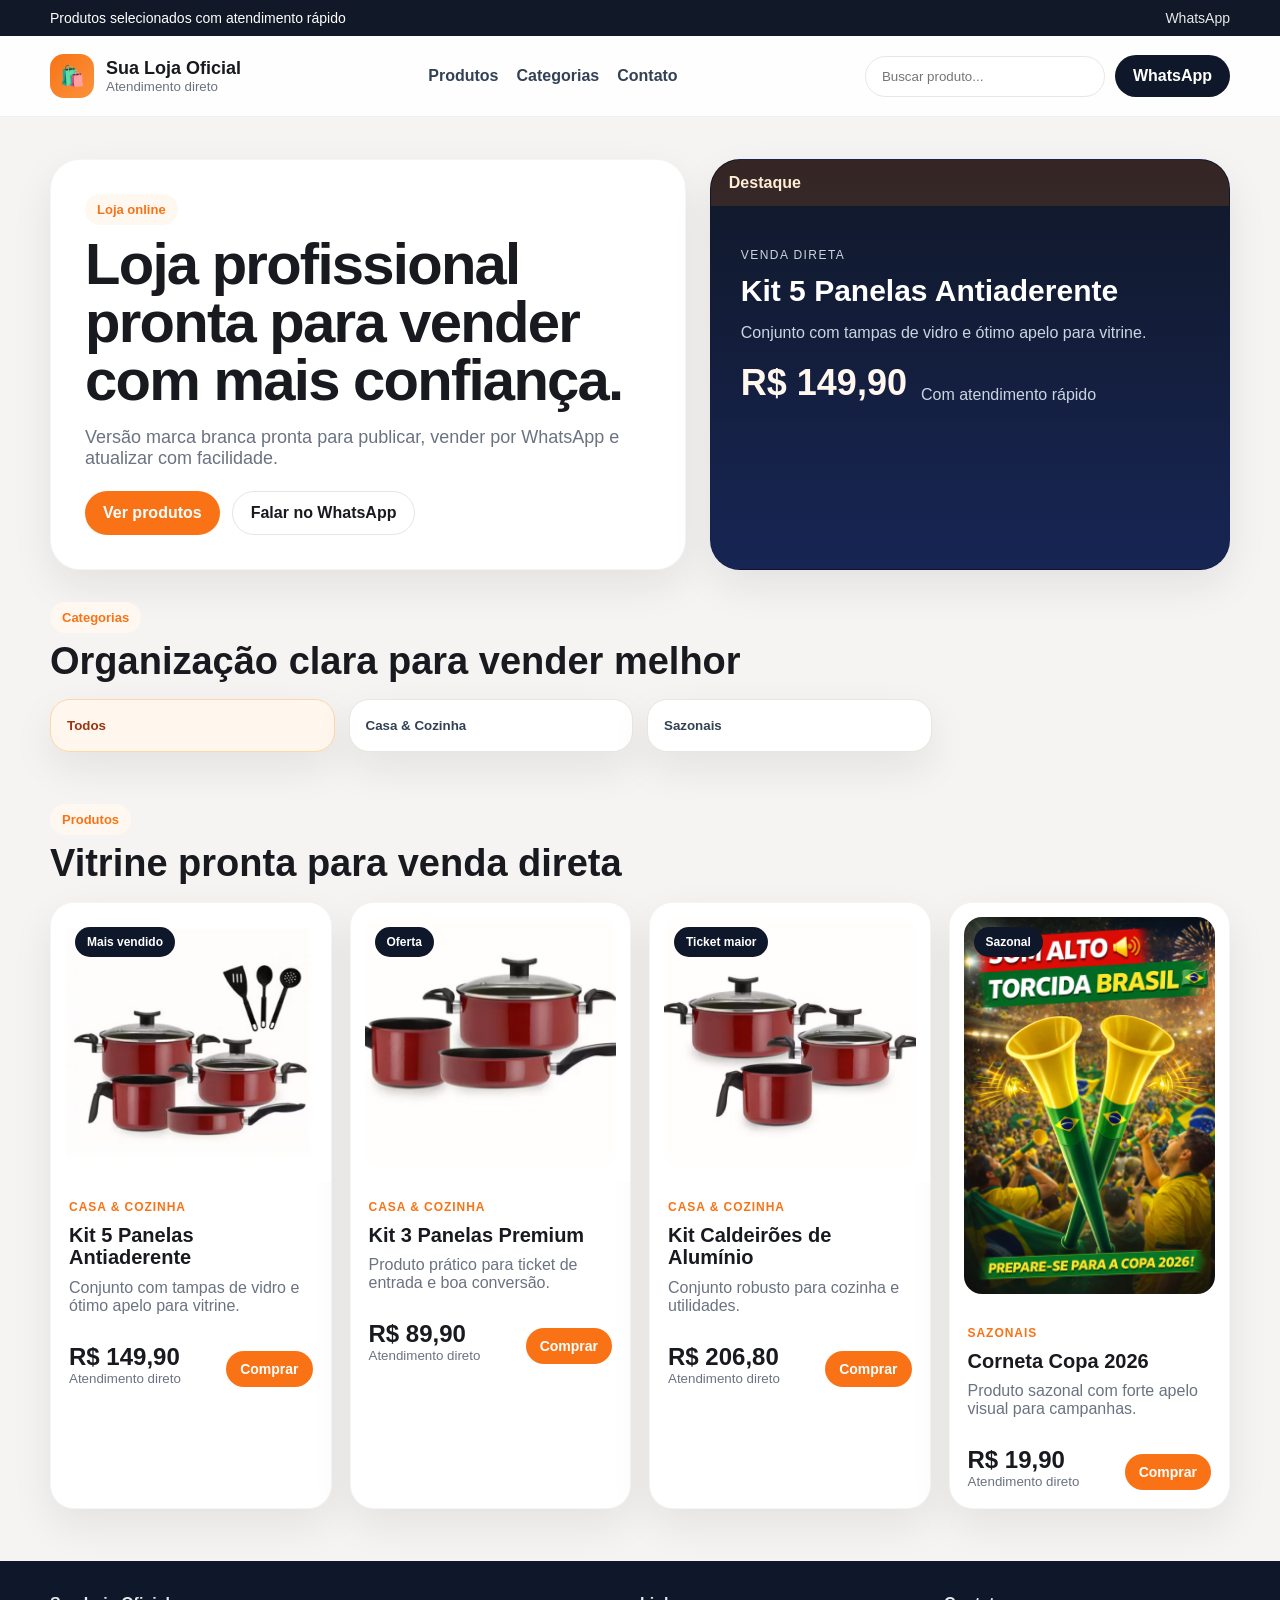
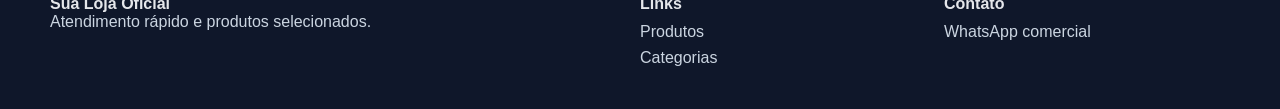
<file: index.html>
<!DOCTYPE html>
<html lang="pt-BR">
<head>
  <meta charset="UTF-8">
  <meta name="viewport" content="width=device-width, initial-scale=1.0">
  <title>Sua Loja Oficial</title>
  <link rel="stylesheet" href="style.css">
</head>
<body>
  <div class="topbar">
    <div class="container topbar-inner">
      <span id="topbarText">Produtos selecionados com atendimento rápido</span>
      <a id="topbarWhatsapp" class="topbar-link" target="_blank">WhatsApp</a>
    </div>
  </div>

  <header class="header">
    <div class="container header-inner">
      <a class="brand" href="index.html">
        <span class="brand-mark">🛍️</span>
        <div>
          <strong id="brandName">Sua Loja Oficial</strong>
          <small>Atendimento direto</small>
        </div>
      </a>

      <nav class="nav">
        <a href="#produtos">Produtos</a>
        <a href="#categorias">Categorias</a>
        <a href="#contato">Contato</a>
      </nav>

      <div class="actions">
        <input id="searchInput" class="search" type="search" placeholder="Buscar produto...">
        <a id="headerWhatsapp" class="btn btn-dark" target="_blank">WhatsApp</a>
      </div>
    </div>
  </header>

  <section class="hero">
    <div class="container hero-grid">
      <div class="hero-copy">
        <span id="heroBadge" class="badge">Loja online</span>
        <h1 id="heroTitle">Loja profissional pronta para vender com mais confiança.</h1>
        <p id="heroText">Versão marca branca pronta para publicar, vender por WhatsApp e atualizar com facilidade.</p>
        <div class="hero-cta">
          <a id="heroBtn1" class="btn btn-primary" href="#produtos">Ver produtos</a>
          <a id="heroBtn2" class="btn btn-light" target="_blank">Falar no WhatsApp</a>
        </div>
      </div>

      <div class="hero-card">
        <div class="hero-card-top">Destaque</div>
        <div class="hero-card-body">
          <p class="hero-card-kicker">Venda direta</p>
          <h3 id="heroFeaturedName">Produto em destaque</h3>
          <p id="heroFeaturedDesc">Descrição do destaque.</p>
          <div class="hero-price-row">
            <span class="price-big" id="heroFeaturedPrice">R$ 0,00</span>
            <span class="installment">Com atendimento rápido</span>
          </div>
        </div>
      </div>
    </div>
  </section>

  <section id="categorias" class="section">
    <div class="container">
      <div class="section-head">
        <span class="section-label">Categorias</span>
        <h2>Organização clara para vender melhor</h2>
      </div>
      <div id="categoryGrid" class="collection-grid"></div>
    </div>
  </section>

  <section id="produtos" class="section">
    <div class="container">
      <div class="section-head section-head-split">
        <div>
          <span class="section-label">Produtos</span>
          <h2>Vitrine pronta para venda direta</h2>
        </div>
      </div>
      <div id="productGrid" class="product-grid"></div>
      <div id="emptyState" class="empty-state hidden">Nenhum produto encontrado.</div>
    </div>
  </section>

  <footer id="contato" class="footer">
    <div class="container footer-grid">
      <div>
        <strong id="footerName">Sua Loja Oficial</strong>
        <p id="footerText">Atendimento rápido e produtos selecionados.</p>
      </div>
      <div>
        <h4>Links</h4>
        <a href="#produtos">Produtos</a>
        <a href="#categorias">Categorias</a>
      </div>
      <div>
        <h4>Contato</h4>
        <a id="footerWhatsapp" target="_blank">WhatsApp comercial</a>
      </div>
    </div>
  </footer>

  <script src="products.js"></script>
  <script src="store.js"></script>
</body>
</html>
</file>
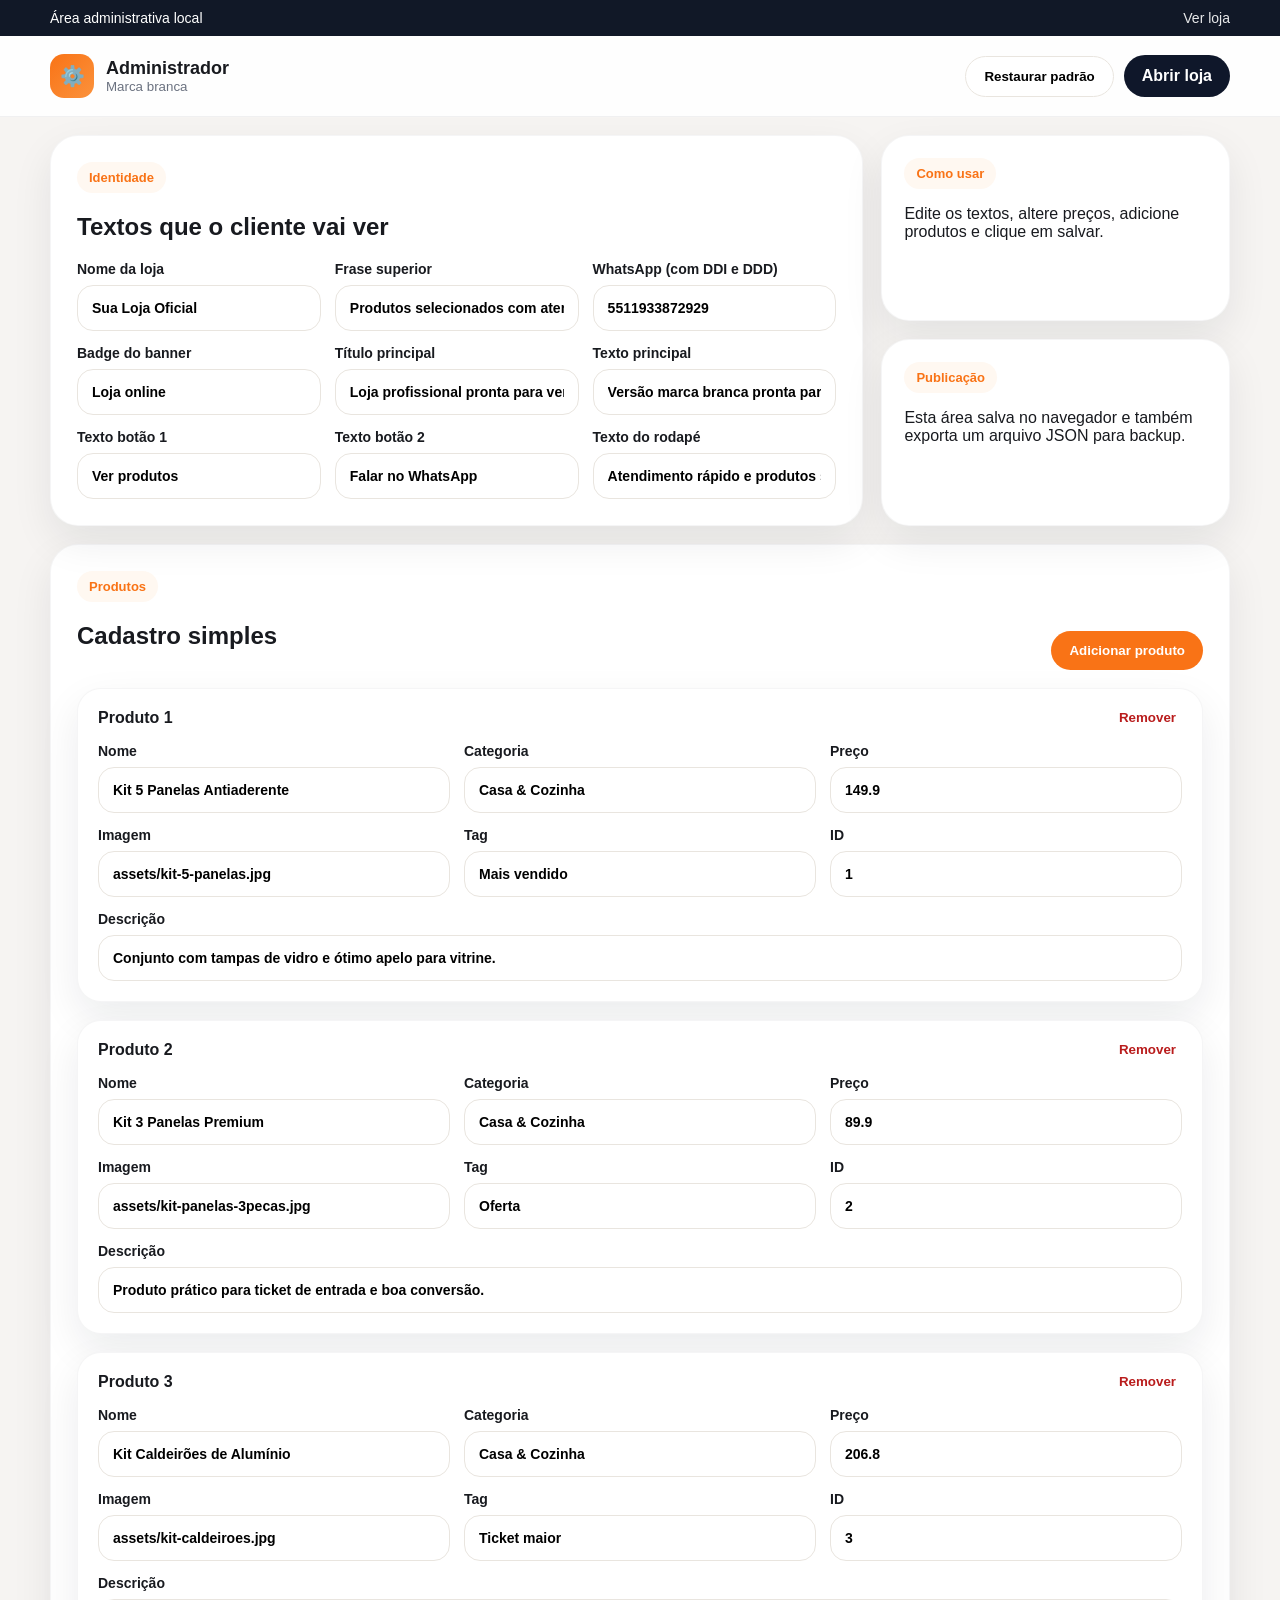
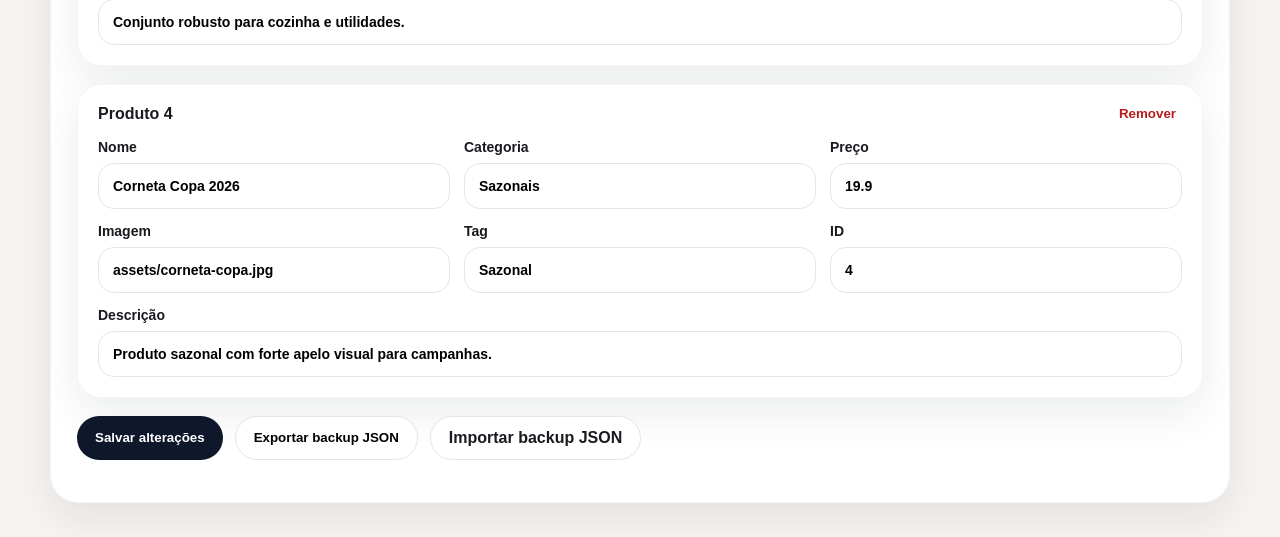
<file: admin.html>
<!DOCTYPE html>
<html lang="pt-BR">
<head>
  <meta charset="UTF-8">
  <meta name="viewport" content="width=device-width, initial-scale=1.0">
  <title>Administrador da Loja</title>
  <link rel="stylesheet" href="style.css">
</head>
<body class="page-admin">
  <div class="topbar">
    <div class="container topbar-inner">
      <span>Área administrativa local</span>
      <a class="topbar-link" href="index.html">Ver loja</a>
    </div>
  </div>

  <header class="header compact">
    <div class="container header-inner">
      <a class="brand" href="admin.html">
        <span class="brand-mark">⚙️</span>
        <div>
          <strong>Administrador</strong>
          <small>Marca branca</small>
        </div>
      </a>
      <div class="actions">
        <button id="resetBtn" class="btn btn-light" type="button">Restaurar padrão</button>
        <a class="btn btn-dark" href="index.html">Abrir loja</a>
      </div>
    </div>
  </header>

  <main class="container section">
    <div class="dashboard-grid">
      <section class="panel">
        <div class="panel-head">
          <span class="section-label">Identidade</span>
          <h2>Textos que o cliente vai ver</h2>
        </div>

        <div class="form-grid">
          <label>Nome da loja
            <input id="storeName" type="text">
          </label>
          <label>Frase superior
            <input id="storeSubtitle" type="text">
          </label>
          <label>WhatsApp (com DDI e DDD)
            <input id="whatsapp" type="text">
          </label>
          <label>Badge do banner
            <input id="heroBadge" type="text">
          </label>
          <label>Título principal
            <input id="heroTitle" type="text">
          </label>
          <label>Texto principal
            <input id="heroText" type="text">
          </label>
          <label>Texto botão 1
            <input id="heroButton1" type="text">
          </label>
          <label>Texto botão 2
            <input id="heroButton2" type="text">
          </label>
          <label>Texto do rodapé
            <input id="footerText" type="text">
          </label>
        </div>
      </section>

      <aside class="sidecards">
        <div class="panel mini">
          <span class="section-label">Como usar</span>
          <p>Edite os textos, altere preços, adicione produtos e clique em salvar.</p>
        </div>
        <div class="panel mini">
          <span class="section-label">Publicação</span>
          <p>Esta área salva no navegador e também exporta um arquivo JSON para backup.</p>
        </div>
      </aside>
    </div>

    <section class="panel panel-spaced">
      <div class="panel-head panel-actions">
        <div>
          <span class="section-label">Produtos</span>
          <h2>Cadastro simples</h2>
        </div>
        <button id="addProductBtn" class="btn btn-primary" type="button">Adicionar produto</button>
      </div>

      <div id="productEditorList" class="editor-list"></div>

      <div class="admin-toolbar">
        <button id="saveBtn" class="btn btn-dark" type="button">Salvar alterações</button>
        <button id="exportBtn" class="btn btn-light" type="button">Exportar backup JSON</button>
        <label class="btn btn-light file-btn">
          Importar backup JSON
          <input id="importInput" type="file" accept="application/json">
        </label>
      </div>
      <p id="adminMessage" class="admin-message"></p>
    </section>
  </main>

  <script src="products.js"></script>
  <script src="admin.js"></script>
</body>
</html>
</file>
<file: style.css>
:root{
  --bg:#f6f4f2;
  --panel:#ffffff;
  --text:#181a1f;
  --muted:#6b7280;
  --line:#e9e5df;
  --primary:#f97316;
  --primary-dark:#0f172a;
  --soft:#fff8f1;
  --shadow:0 16px 40px rgba(15,23,42,.08);
}
*{box-sizing:border-box}
html{scroll-behavior:smooth}
body{margin:0;font-family:Inter,Arial,Helvetica,sans-serif;color:var(--text);background:var(--bg)}
a{text-decoration:none;color:inherit}
img{max-width:100%;display:block}
.hidden{display:none!important}
.container{width:min(1180px,calc(100% - 32px));margin:0 auto}
.topbar{background:#111827;color:#fff;font-size:14px}
.topbar-inner{display:flex;justify-content:space-between;gap:16px;padding:10px 0;align-items:center}
.topbar-link{opacity:.9}
.header{background:rgba(255,255,255,.88);position:sticky;top:0;z-index:20;backdrop-filter:blur(10px);border-bottom:1px solid rgba(17,24,39,.06)}
.header.compact{position:relative}
.header-inner{display:flex;align-items:center;justify-content:space-between;gap:18px;padding:18px 0}
.brand{display:flex;gap:12px;align-items:center}
.brand strong{display:block;font-size:18px}
.brand small{display:block;color:var(--muted)}
.brand-mark{width:44px;height:44px;border-radius:14px;display:grid;place-items:center;background:linear-gradient(135deg,var(--primary),#fb923c);color:#fff;font-size:20px}
.nav{display:flex;gap:18px;flex-wrap:wrap}
.nav a{color:#334155;font-weight:600}
.actions{display:flex;align-items:center;gap:10px}
.search{width:240px;border:1px solid var(--line);background:#fff;border-radius:999px;padding:12px 16px;outline:none}
.btn{display:inline-flex;align-items:center;justify-content:center;gap:8px;border-radius:999px;padding:12px 18px;font-weight:700;transition:.2s ease;border:none;cursor:pointer}
.btn:hover{transform:translateY(-1px)}
.btn-primary{background:var(--primary);color:#fff}
.btn-dark{background:var(--primary-dark);color:#fff}
.btn-light{background:#fff;border:1px solid var(--line)}
.btn-small{padding:10px 14px;font-size:14px}
.hero{padding:42px 0 14px}
.hero-grid{display:grid;grid-template-columns:1.1fr .9fr;gap:24px}
.hero-copy,.hero-card,.panel,.collection-card,.product-card,.editor-card{background:var(--panel);border:1px solid rgba(15,23,42,.04);box-shadow:var(--shadow)}
.hero-copy{padding:34px;border-radius:30px}
.hero-copy h1{margin:10px 0 12px;font-size:clamp(34px,5vw,58px);line-height:1;letter-spacing:-0.03em}
.hero-copy p{color:var(--muted);font-size:18px;max-width:640px}
.badge,.section-label{display:inline-flex;padding:8px 12px;border-radius:999px;background:var(--soft);color:var(--primary);font-weight:700;font-size:13px}
.hero-cta{display:flex;gap:12px;flex-wrap:wrap;margin-top:22px}
.hero-card{border-radius:30px;overflow:hidden;min-height:100%;background:linear-gradient(180deg,#101828,#172554);color:#fff}
.hero-card-top{background:rgba(249,115,22,.16);color:#ffedd5;padding:14px 18px;font-weight:700}
.hero-card-body{padding:30px}
.hero-card-kicker{color:#cbd5e1;text-transform:uppercase;font-size:12px;letter-spacing:.12em}
.hero-card h3{font-size:30px;margin:10px 0}
.hero-card p{color:#cbd5e1}
.hero-price-row{display:flex;align-items:end;gap:14px;margin-top:20px;flex-wrap:wrap}
.price-big{font-size:36px;font-weight:800;color:#fff7ed}
.installment{color:#cbd5e1}
.section{padding:18px 0 34px}
.section-head{margin-bottom:18px}
.section-head h2{margin:8px 0 0;font-size:clamp(26px,4vw,38px);line-height:1.06}
.section-head-split{display:flex;justify-content:space-between;align-items:end;gap:18px;flex-wrap:wrap}
.collection-grid{display:grid;grid-template-columns:repeat(4,minmax(0,1fr));gap:14px}
.collection-card{border:1px solid var(--line);padding:18px 16px;border-radius:20px;font-weight:800;color:#334155;text-align:left;cursor:pointer}
.collection-card.active,.collection-card:hover{border-color:#fed7aa;background:#fff7ed;color:#9a3412}
.product-grid{display:grid;grid-template-columns:repeat(4,minmax(0,1fr));gap:18px}
.product-card{border-radius:24px;overflow:hidden;display:flex;flex-direction:column}
.product-image-wrap{position:relative;background:#fff;padding:14px;aspect-ratio:1/1}
.product-image-wrap img{width:100%;height:100%;object-fit:cover;border-radius:18px}
.product-tag{position:absolute;top:24px;left:24px;background:#0f172a;color:#fff;border-radius:999px;padding:8px 12px;font-size:12px;font-weight:800}
.product-body{padding:18px;display:flex;flex-direction:column;gap:10px}
.product-category{color:var(--primary);font-weight:800;font-size:12px;letter-spacing:.08em;text-transform:uppercase}
.product-body h3{margin:0;font-size:20px;line-height:1.12}
.product-body p{margin:0;color:var(--muted);min-height:56px}
.product-footer{margin-top:auto;display:flex;justify-content:space-between;gap:14px;align-items:end}
.product-price{display:block;font-size:24px;line-height:1}
.product-footer small{color:var(--muted)}
.empty-state{background:#fff;border:1px solid var(--line);padding:24px;border-radius:20px;text-align:center;color:var(--muted)}
.footer{margin-top:18px;background:#0f172a;color:#e5e7eb}
.footer-grid{display:grid;grid-template-columns:2fr 1fr 1fr;gap:18px;padding:34px 0}
.footer h4{margin:0 0 10px}
.footer a,.footer p{display:block;color:#cbd5e1;margin:0 0 8px}
.dashboard-grid{display:grid;grid-template-columns:1.4fr .6fr;gap:18px}
.panel{border-radius:28px;padding:26px}
.panel.mini{padding:22px}
.panel-head{margin-bottom:18px}
.panel-spaced{margin-top:18px}
.panel-actions{display:flex;justify-content:space-between;align-items:end;gap:16px;flex-wrap:wrap}
.form-grid{display:grid;grid-template-columns:repeat(3,1fr);gap:14px}
.form-grid label{display:flex;flex-direction:column;gap:8px;font-weight:700;font-size:14px}
.form-grid input{border:1px solid var(--line);background:#fff;padding:14px 14px;border-radius:16px;font:inherit}
.editor-list{display:grid;gap:18px}
.editor-card{border-radius:24px;padding:20px}
.editor-card-head{display:flex;justify-content:space-between;align-items:center;margin-bottom:16px}
.link-danger{background:none;border:none;color:#b91c1c;font-weight:700;cursor:pointer}
.span-3{grid-column:span 3}
.admin-toolbar{display:flex;gap:12px;flex-wrap:wrap;margin-top:18px}
.file-btn{position:relative;overflow:hidden}
.file-btn input{position:absolute;inset:0;opacity:0;cursor:pointer}
.admin-message{margin-top:14px;color:#166534;font-weight:700}
.sidecards{display:grid;gap:18px}
@media (max-width:1080px){.hero-grid,.dashboard-grid{grid-template-columns:1fr}.product-grid{grid-template-columns:repeat(3,minmax(0,1fr))}}
@media (max-width:860px){.header-inner{flex-wrap:wrap}.actions{width:100%;justify-content:space-between}.search{width:100%;flex:1}.footer-grid{grid-template-columns:1fr}.product-grid{grid-template-columns:repeat(2,minmax(0,1fr))}.form-grid{grid-template-columns:repeat(2,1fr)}.collection-grid{grid-template-columns:repeat(2,minmax(0,1fr))}}
@media (max-width:560px){.container{width:min(100% - 24px,1180px)}.product-grid,.collection-grid,.form-grid{grid-template-columns:1fr}.hero-copy,.hero-card,.panel,.editor-card{padding:20px}.product-footer{flex-direction:column;align-items:stretch}.actions{flex-direction:column}.span-3{grid-column:auto}}
</file>
